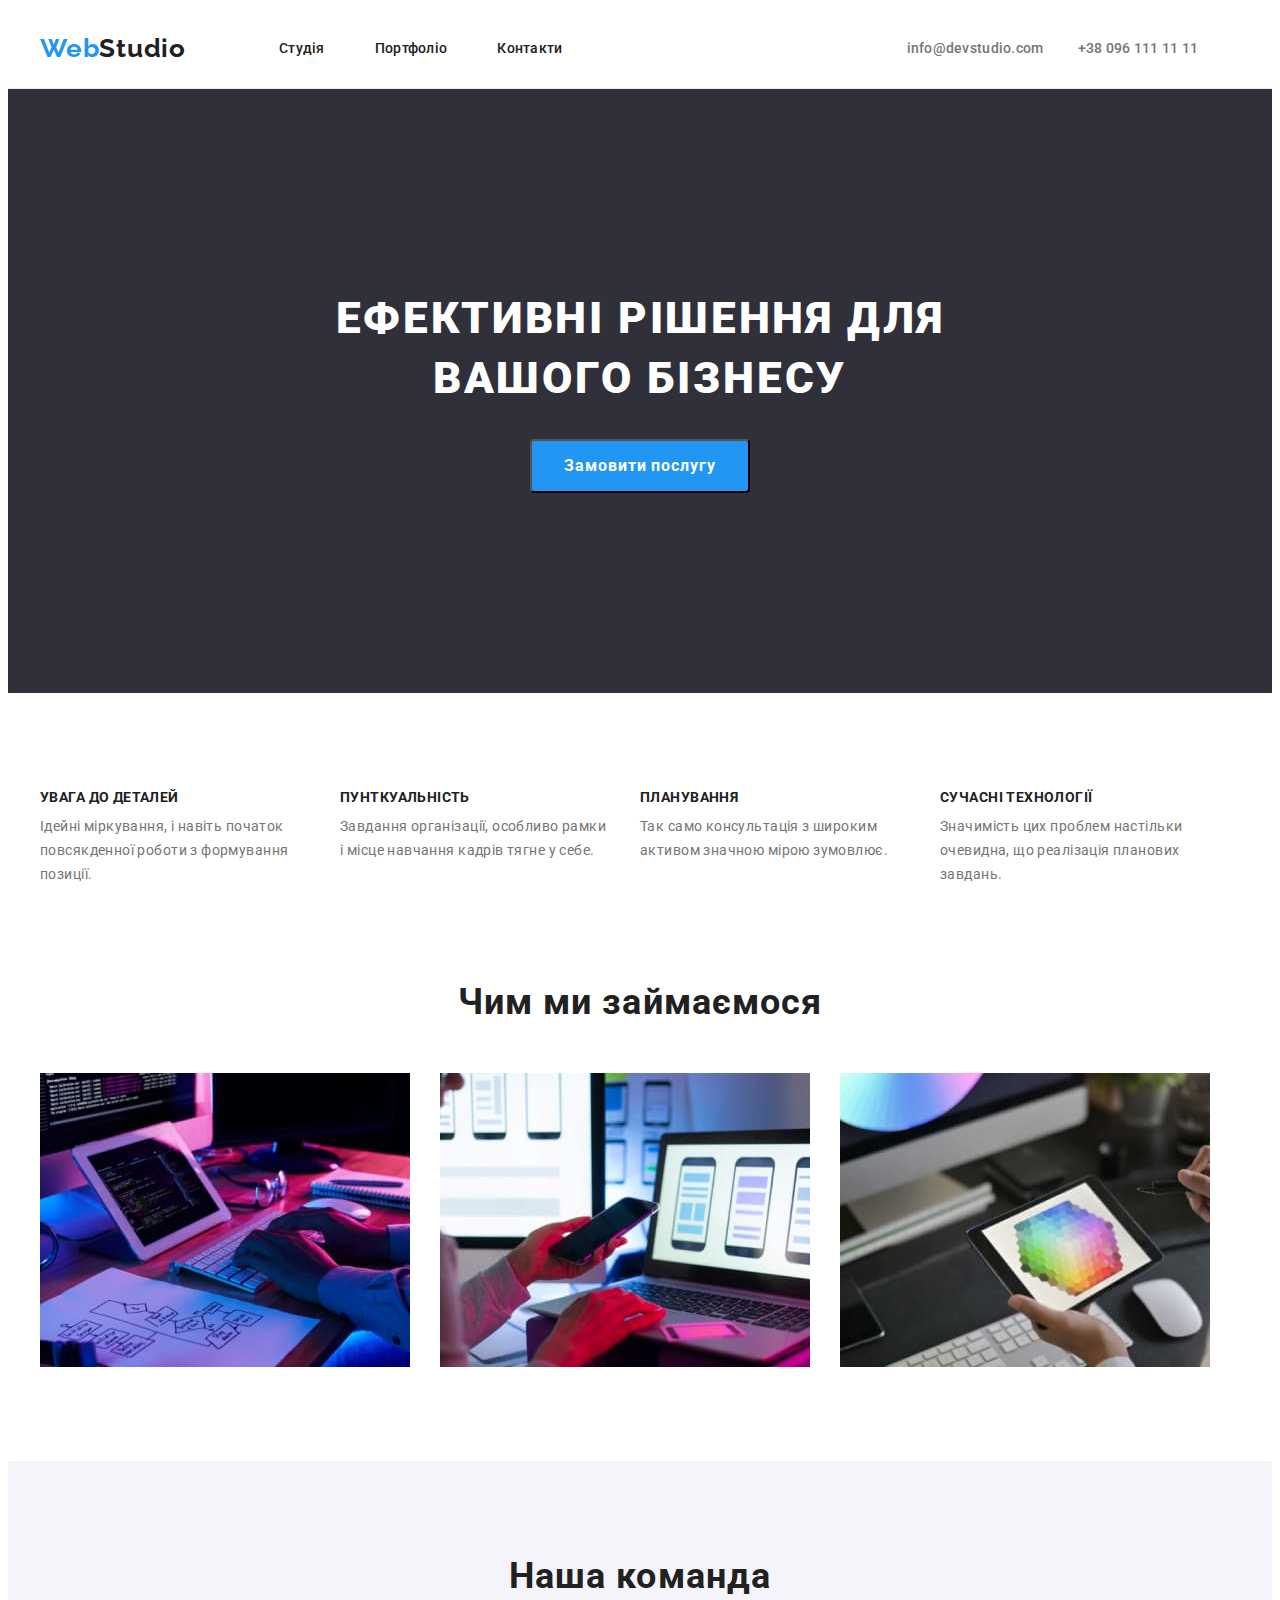
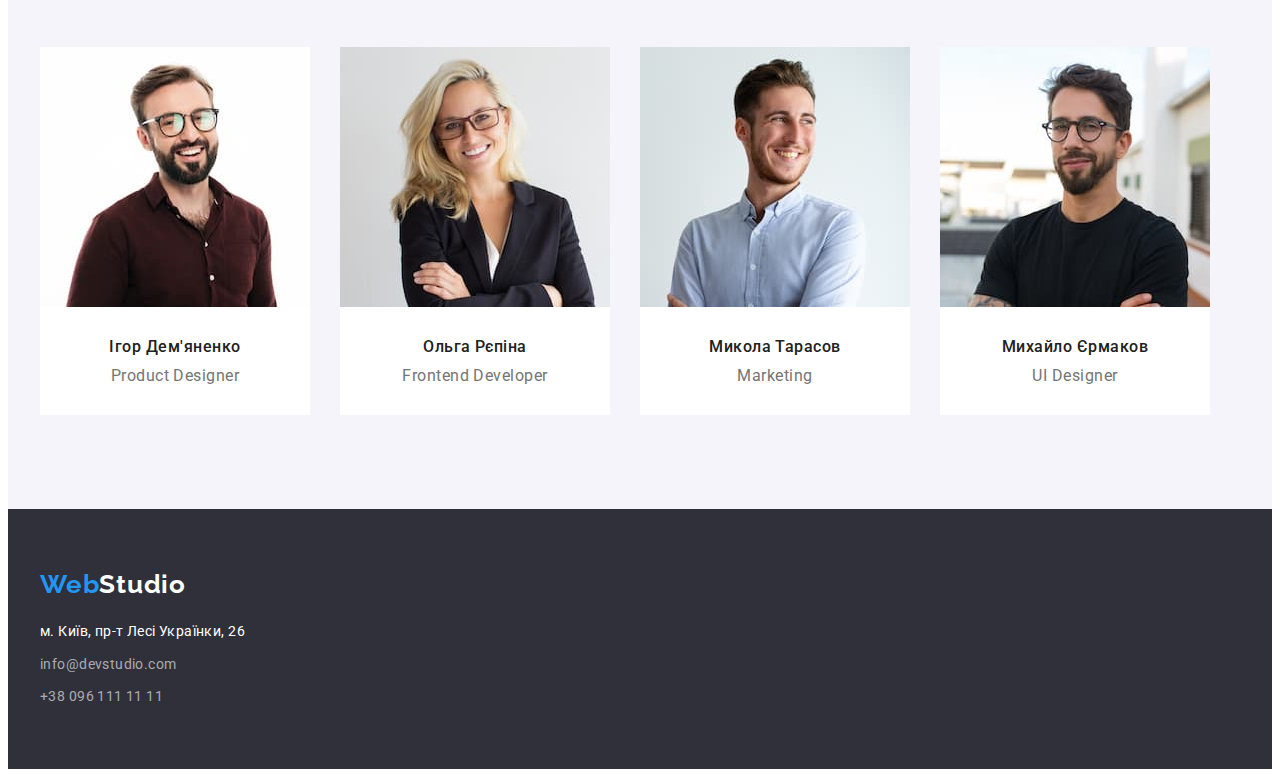
<file: index.html>
<!DOCTYPE html>
<html lang="uk">

<head>
  <meta charset="UTF-8" />
  <meta http-equiv="X-UA-Compatible" content="IE=edge" />
  <meta name="viewport" content="width=device-width, initial-scale=1.0" />
  <title>WebStudio</title>
  <link rel="stylesheet" href="https://cdnjs.cloudflare.com/ajax/libs/modern-normalize/1.1.0/modern-normalize.min.css"
    integrity="sha512-wpPYUAdjBVSE4KJnH1VR1HeZfpl1ub8YT/NKx4PuQ5NmX2tKuGu6U/JRp5y+Y8XG2tV+wKQpNHVUX03MfMFn9Q=="
    crossorigin="anonymous" referrerpolicy="no-referrer" />
  <link rel="preconnect" href="https://fonts.googleapis.com" />
  <link rel="preconnect" href="https://fonts.gstatic.com" crossorigin />
  <link
    href="https://fonts.googleapis.com/css2?family=Raleway:wght@700&family=Roboto:ital,wght@0,500;0,700;0,900;1,400&display=swap"
    rel="stylesheet" />
  <link rel="stylesheet" href="css/main.css" />
</head>

<body>
  <header class="header-style">
    <div class="container header-container">
      <a href="./index.html" class="header-logo">
        <span class="first-part">Web</span>
        <span class="last-part">Studio</span>
      </a>
      <nav class="header-nav">
        <ul class="header-nav-list list">
          <li class="header-nav-item">
            <a href="./index.html" class="header-nav-link link">Студія</a>
          </li>
          <li class="header-nav-item">
            <a href="./portfolio.html" class="header-nav-link link">Портфоліо</a>
          </li>
          <li class="header-nav-item">
            <a href="" class="header-nav-link link">Контакти</a>
          </li>
        </ul>
      </nav>
      <ul class="site-contact link list">
        <li class="link">
          <a href="mailto:info@devstudio.com" class="header-mail-link link">info@devstudio.com</a>
        </li>
        <li class="link">
          <a href="tel:+380961111111" class="header-tel-link link">+38 096 111 11 11</a>
        </li>
      </ul>
    </div>
  </header>

  <main>
    <section class="hero">
      <div class="container hero-container">
        <h1 class="hero-title">Ефективні рішення для вашого бізнесу</h1>
        <button class="hero-btn btn" type="button">Замовити послугу</button>
      </div>
    </section>

    <section class="main-skill">
      <div class="container skill-container">
        <h2 class="visually-hidden">Наші вміння</h2>
        <ul class="skill">
          <li class="main-item">
            <h3 class="skill-style">увага до деталей</h3>
            <p class="skill-style-text">
              Ідейні міркування, і навіть початок повсякденної роботи з
              формування позиції.
            </p>
          </li>
          <li class="main-item">
            <h3 class="skill-style">пунткуальність</h3>
            <p class="skill-style-text">
              Завдання організації, особливо рамки і місце навчання кадрів тягне
              у себе.
            </p>
          </li>
          <li class="main-item">
            <h3 class="skill-style">планування</h3>
            <p class="skill-style-text">
              Так само консультація з широким активом значною мірою зумовлює.
            </p>
          </li>
          <li class="main-item">
            <h3 class="skill-style">сучасні технології</h3>
            <p class="skill-style-text">
              Значимість цих проблем настільки очевидна, що реалізація планових
              завдань.
            </p>
          </li>
        </ul>
      </div>
    </section>

    <section class="work">
      <div class="container">
          <h2 class="work-team">Чим ми займаємося</h2>
        <ul class="skill">
          <li>
            <img class="photo" width="370" height="294" src="./img/photo1.jpg" alt="робота1" />
          </li>
          <li>
            <img width="370" height="294" src="./img/photo2.jpg" alt="робота2" />
          </li>
          <li class="work-team-style">
            <img width="370" height="294" src="./img/photo3.jpg" alt="робота3" />
          </li>
        </ul>
      </div>
    </section>

    <section class="our-team">
      <div class="container">
        
          <h2 class="team">Наша команда</h2>
        
        
          <ul class="skill">
            <li class="work-team-style">
              <img class="photo" width="270" height="260" src="./img/Igor.jpg" alt="наша команда" />
              <div class="work-team-item">
                <h3 class="work-team-list">Ігор Дем'яненко</h3>
                <p class="work-team-profi">Product Designer</p>
              </div>
            </li>
            <li class="work-team-style">
              <img width="270" height="260" src="./img/olga.jpg" alt="наша команда" />
              <div class="work-team-item">
                <h3 class="work-team-list">Ольга Рєпіна</h3>
                <p class="work-team-profi">Frontend Developer</p>
              </div>
            </li>
            <li class="work-team-style">
              <img width="270" height="260" src="./img/mikola.jpg" alt="наша команда" />
              <div class="work-team-item">
                <h3 class="work-team-list">Микола Тарасов</h3>
                <p class="work-team-profi">Marketing</p>
              </div>
            </li>
            <li class="work-team-style">
              <img width="270" height="260" src="./img/michajl.jpg" alt="наша команда" />
              <div class="work-team-item">
                <h3 class="work-team-list">Михайло Єрмаков</h3>
                <p class="work-team-profi">UI Designer</p>
              </div>
            </li>
          </ul>
      </div>
    </section>
  </main>

  <footer class="style-footer">
    <div class="container">
      <a href="./index.html" class="footer-logo">
        <span class="first-part">Web</span>
        <span class="last-part-footer">Studio</span>
      </a>
      <address>
        <ul class="footer-contact list">
          <li class="footer-list link">
            <a href="https://goo.gl/maps/vHkmG5xtixtmgZyN6" target="_blank" rel="noopener noreferrer njfollow"
              class="site-contact-list link">
              м. Київ, пр-т Лесі Українки, 26</a>
          </li>
          <li class="footer-list link">
            <a href="mailto:info@devstudio.com" class="footer-mail-link link">info@devstudio.com</a>
          </li>
          <li class="link">
            <a href="tel:+380961111111" class="footer-tel-link link">+38 096 111 11 11</a>
          </li>
        </ul>
      </address>
    </div>
  </footer>
</body>

</html>
</file>
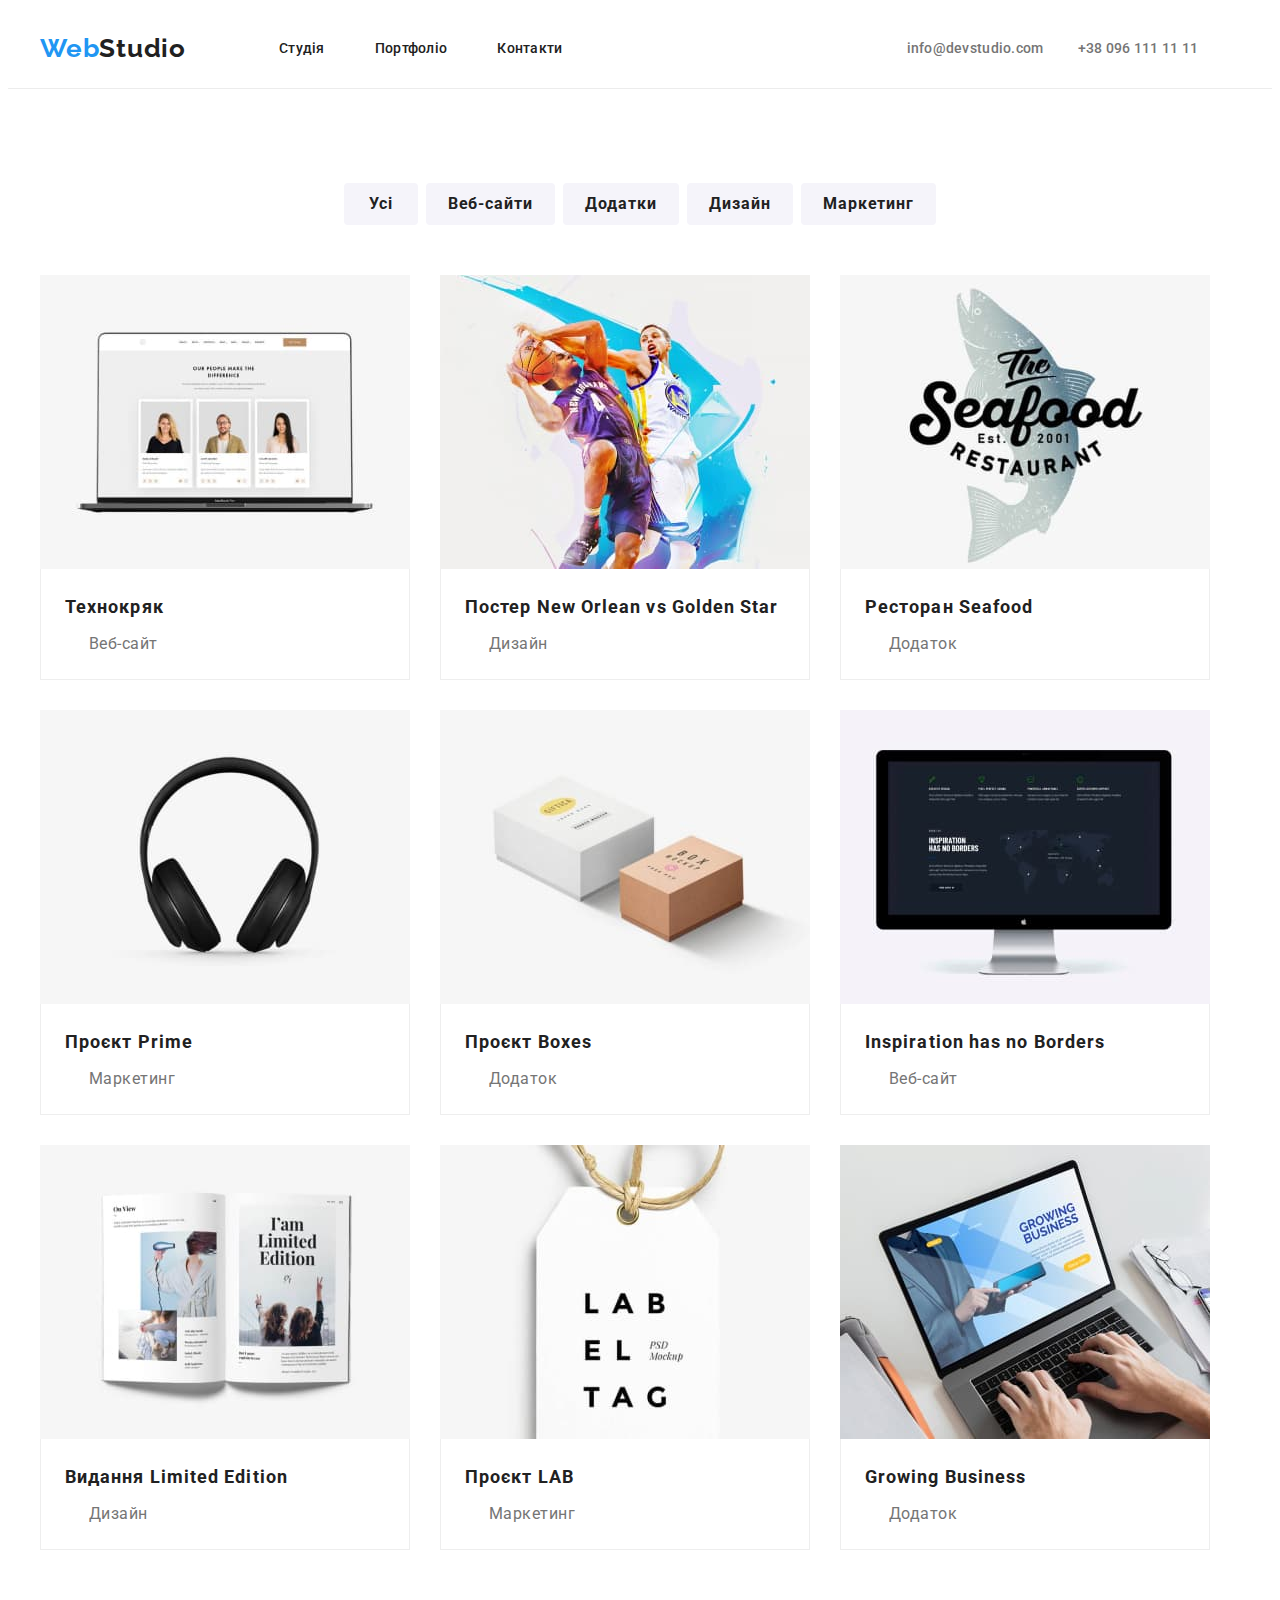
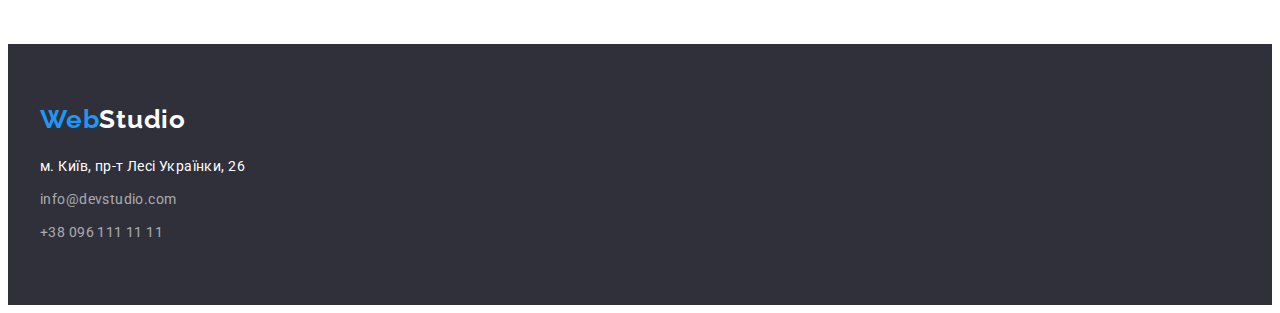
<file: portfolio.html>
<!DOCTYPE html>
<html lang="uk">

<head>
  <meta charset="UTF-8" />
  <meta http-equiv="X-UA-Compatible" content="IE=edge" />
  <meta name="viewport" content="width=device-width, initial-scale=1.0" />
  <link rel="stylesheet" href="https://cdnjs.cloudflare.com/ajax/libs/modern-normalize/1.1.0/modern-normalize.min.css"
    integrity="sha512-wpPYUAdjBVSE4KJnH1VR1HeZfpl1ub8YT/NKx4PuQ5NmX2tKuGu6U/JRp5y+Y8XG2tV+wKQpNHVUX03MfMFn9Q=="
    crossorigin="anonymous" referrerpolicy="no-referrer" />
  <link rel="preconnect" href="https://fonts.googleapis.com" />
  <link rel="preconnect" href="https://fonts.gstatic.com" crossorigin />
  <link
    href="https://fonts.googleapis.com/css2?family=Raleway:wght@700&family=Roboto:ital,wght@0,500;0,700;1,400&display=swap"
    rel="stylesheet" />
  <link rel="stylesheet" href="css/main.css" />
  <title>Portfolio</title>
</head>

<body>
  <header class="header-style">
    <div class="container header-container">
      <a href="./index.html" class="header-logo">
        <span class="first-part">Web</span>
        <span class="last-part">Studio</span>
      </a>
      <nav class="header-nav">
        <ul class="header-nav-list list">
          <li class="header-nav-item">
            <a href="./index.html" class="header-nav-link link">Студія</a>
          </li>
          <li class="header-nav-item">
            <a href="./portfolio.html" class="header-nav-link link">Портфоліо</a>
          </li>
          <li class="header-nav-item">
            <a href="" class="header-nav-link link">Контакти</a>
          </li>
        </ul>
      </nav>
      <ul class="site-contact link list">
        <li class="link">
          <a href="mailto:info@devstudio.com" class="header-mail-link link">info@devstudio.com</a>
        </li>
        <li class="link">
          <a href="tel:+380961111111" class="header-tel-link link">+38 096 111 11 11</a>
        </li>
      </ul>
    </div>
  </header>

  <main>
    <section class="main-container">
      <div class="container">
        <h1 class="visually-hidden">Наші роботи</h1>
        <ul class="main-btn list">
          <li>
            <button class="hero-main-btn-one btn" type="button">Усі</button>
          </li>
          <li>
            <button class="hero-main-btn btn" type="button">Веб-сайти</button>
          </li>
          <li>
            <button class="hero-main-btn btn" type="button">Додатки</button>
          </li>
          <li>
            <button class="hero-main-btn btn" type="button">Дизайн</button>
          </li>
          <li>
            <button class="hero-main-btn btn" type="button">Маркетинг</button>
          </li>
        </ul>
        <ul class="main-gallery list">
          <li class="main-gallery-border">
            <img width="370" height="294" src="./img/portfolio/tech.jpg" alt="роботи" />
            <div class="main-gallery-item">
              <h2 class="main-title">Технокряк</h2>
              <p class="main-text">Веб-сайт</p>
            </div>
          </li>
          <li class="main-gallery-border">
            <img width="370" height="294" src="./img/portfolio/star.jpg" alt="роботи" />
            <div class="main-gallery-item">
              <h2 class="main-title">Постер New Orlean vs Golden Star</h2>
              <p class="main-text">Дизайн</p>
            </div>
          </li>
          <li class="main-gallery-border">
            <img width="370" height="294" src="./img/portfolio/seafood.jpg" alt="роботи" />
            <div class="main-gallery-item">
              <h2 class="main-title">Ресторан Seafood</h2>
              <p class="main-text">Додаток</p>
            </div>
          </li>
          <li class="main-gallery-border">
            <img width="370" height="294" src="./img/portfolio/priem.jpg" alt="роботи" />
            <div class="main-gallery-item">
              <h2 class="main-title">Проєкт Prime</h2>
              <p class="main-text">Маркетинг</p>
            </div>
          </li>
          <li class="main-gallery-border">
            <img width="370" height="294" src="./img/portfolio/boxes.jpg" alt="роботи" />
            <div class="main-gallery-item">
              <h2 class="main-title">Проєкт Boxes</h2>
              <p class="main-text">Додаток</p>
            </div>
          </li>
          <li class="main-gallery-border">
            <img width="370" height="294" src="./img/portfolio/borders.jpg" alt="роботи" />
            <div class="main-gallery-item">
              <h2 class="main-title">Inspiration has no Borders</h2>
              <p class="main-text">Веб-сайт</p>
            </div>
          </li>
          <li class="main-gallery-border">
            <img width="370" height="294" src="./img/portfolio/edition.jpg" alt="роботи" />
            <div class="main-gallery-item">
              <h2 class="main-title">Видання Limited Edition</h2>
              <p class="main-text">Дизайн</p>
            </div>
          </li>
          <li class="main-gallery-border">
            <img width="370" height="294" src="./img/portfolio/lab.jpg" alt="роботи" />
            <div class="main-gallery-item">
              <h2 class="main-title">Проєкт LAB</h2>
              <p class="main-text">Маркетинг</p>
            </div>
          </li>
          <li class="main-gallery-border">
            <img width="370" height="294" src="./img/portfolio/business.jpg" alt="роботи" />
            <div class="main-gallery-item">
              <h2 class="main-title">Growing Business</h2>
              <p class="main-text">Додаток</p>
            </div>
          </li>
        </ul>
      </div>
    </section>
  </main>

  <footer class="style-footer">
    <div class="container">
      <a href="./index.html" class="footer-logo">
        <span class="first-part">Web</span>
        <span class="last-part-footer">Studio</span>
      </a>
      <address>
        <ul class="footer-contact list">
          <li class="footer-list link">
            <a href="https://goo.gl/maps/vHkmG5xtixtmgZyN6" target="_blank" rel="noopener noreferrer njfollow"
              class="site-contact-list link">
              м. Київ, пр-т Лесі Українки, 26</a>
          </li>
          <li class="footer-list link">
            <a href="mailto:info@devstudio.com" class="footer-mail-link link">info@devstudio.com</a>
          </li>
          <li class="link">
            <a href="tel:+380961111111" class="footer-tel-link link">+38 096 111 11 11</a>
          </li>
        </ul>
      </address>
    </div>
  </footer>

</body>

</html>
</file>
<file: css/main.css>
/*GENERAL*/

:root {
  --second-font: "Raleway", sans-serif;
  --primary-text-color: #212121;
  --second-text-color: #757575;
  --style-color: #ffffff;
  --accent-color: #2196f3;
}

h1,
h2,
h3,
h4,
h5,
h6,
p,
ul {
  margin: 0;
  padding: 0;
}

img {
  display: block;
  max-width: 100%;
  height: auto;
}

body {
  background-color: var(--style-color);
  font-family: "Roboto", sans-serif;
}

.hero {
  background: #2f303a;
  padding: 200px 0px;
}

.list,
.skill {
  list-style: none;
}

.link,
.footer-logo,
.header-logo {
  text-decoration: none;
}

.link :hover,
.link :focus {
  color: #188ce8;
}

li.pointer {
  cursor: pointer
}

.container {
  width: 1200px;
  margin: 0 auto;
  padding-left: 15px;
  padding-right: 15px;
}

.header-container {
  display: flex;
  align-items: center;
}

.team-container {
  display: flex;
  align-items: center;
  justify-content: center;
}

.footer-container {
  display: inline-block;
  align-items: center;
  justify-content: center;
}

.photo {
  display: block;
}

/*Nav-link*/

.header-style {
  background-color: var(--style-color);
  border-bottom: 1px solid #ECECEC;
}

.header-nav {
  margin-right: 344px;
  margin-left: 93px;
}

.header-nav-list {
  display: flex;
  align-items: center;
  gap: 50px;
}

.header-nav-link {
  font-weight: 500;
  font-size: 14px;
  line-height: calc(16 / 14);
  letter-spacing: 0.02em;
  color: var(--primary-text-color);
  display: flex;
  align-items: center;
  display: inline-block;
  padding: 32px 0;
}

.header-nav-link:hover,
.header-nav-link:focus {
  color: #188ce8;
}

.first-part {
  font-family: var(--second-font);
  font-style: normal;
  font-weight: 700;
  font-size: 26px;
  line-height: calc(31 / 26);
  letter-spacing: 0.03em;
  color: var(--accent-color);
}

.last-part {
  font-family: var(--second-font);
  font-weight: 700;
  font-size: 26px;
  line-height: calc(31 / 26);
  letter-spacing: 0.03em;
  color: var(--primary-text-color);
}

.header-logo,
.footer-logo {
  letter-spacing: -10px;
}

.site-contact {
  display: flex;
  align-items: center;
}

.header-mail-link {
  margin-right: 34px;
  display: inline-block;
}

.header-tel-link,
.header-mail-link {
  display: flex;
  align-items: center;
  font-weight: 500;
  font-size: 14px;
  line-height: calc(16 / 14);
  letter-spacing: 0.02em;
  color: var(--second-text-color);
  padding: 32px 0px;
}

/*main-hero*/

.hero-title {
  font-weight: 900;
  font-size: 44px;
  line-height: 136%;
  text-align: center;
  letter-spacing: 0.06em;
  text-transform: uppercase;
  color: var(--style-color);
  margin: 0 auto;
  max-width: 696px;
}

.hero-btn {
  display: block;
  font-family: inherit;
  font-weight: 700;
  font-size: 16px;
  line-height: 188%;
  letter-spacing: 0.06em;
  color: var(--style-color);
  background: var(--accent-color);
  margin: 0 auto;
  padding: 10px 32px;
  border-radius: 4px;
  margin-top: 30px;
}

.main-btn {
  display: flex;
  gap: 8px;
  margin-bottom: 50px;
  justify-content: center;
}

.main-btn-list {
  display: flex;
  gap: 8px;
  padding: 6px 25px;
  justify-content: center;
}

.hero-main-btn-one {
  display: inline-block;
  font-family: inherit;
  font-weight: 700;
  font-size: 16px;
  line-height: 188%;
  align-items: center;
  text-align: center;
  letter-spacing: 0.06em;
  color: var(--primary-text-color);
  background: #f5f4fa;
  border-radius: 4px;
  padding: 6px 25px;
  border: none;
}

.hero-main-btn {
  display: inline-block;
  font-family: inherit;
  font-weight: 700;
  font-size: 16px;
  line-height: 188%;
  align-items: center;
  text-align: center;
  letter-spacing: 0.06em;
  color: var(--primary-text-color);
  background: #f5f4fa;
  border-radius: 4px;
  padding: 6px 22px;
  border: none;
}

.hero-main-btn,
.hero-main-btn-one {
  cursor: pointer
}

.hero-btn:hover,
.hero-btn:focus {
  background: #188ce8;
  color: var(--style-color);
}

.hero-main-btn:hover,
.hero-main-btn:focus,
.hero-main-btn-one:hover,
.hero-main-btn-one:focus {
  background: var(--accent-color);
  color: var(--style-color);
}

/*main-skill*/

.main-skill {
  padding-top: 94px;
  padding-bottom: 94px;
}

.main-container {
  padding-top: 94px;
  padding-bottom: 94px;
}

.visually-hidden {
  position: absolute;
  width: 1px;
  height: 1px;
  margin: -1px;
  border: 0;
  padding: 0;
  white-space: nowrap;
  clip-path: inset(100%);
  clip: rect(0 0 0 0);
  overflow: hidden;
}

.skill {
  display: flex;
  gap: 30px;
}

.skill-container {
  display: flex;
}

.main-title {
  font-weight: 700;
  font-size: 18px;
  line-height: 200%;
  letter-spacing: 0.06em;
  color: var(--primary-text-color);
}

.main-text {
  margin-top: 4px;
  margin-left: 24px; 
  font-weight: 400;
  font-size: 16px;
  line-height: 1.88;
  letter-spacing: 0.03em;
  color: var(--second-text-color);
}

.skill-style {
  display: inline-flex;
  margin-bottom: 10px;
  font-weight: 700;
  font-size: 14px;
  line-height: calc(16 / 14);
  letter-spacing: 0.03em;
  text-transform: uppercase;
  color: var(--primary-text-color);
}

.skill-style-text {
  font-weight: 400;
  font-size: 14px;
  line-height: 171%;
  letter-spacing: 0.03em;
  color: var(--second-text-color);
}

.main-item {
  flex-basis: 270px;
}

.main-gallary-list {
  display: flex;
  flex-wrap: wrap;
  margin-bottom: 30px;
  align-items: center;
  text-align: center;
  gap: 30px;
}

.main-gallery-item {
  padding: 20px 24px;
  border-bottom: 1px solid #EEEEEE;
  border-left: 1px solid #EEEEEE;
  border-right: 1px solid #EEEEEE;
}


.main-gallery {
  display: inline-flex;
  flex-wrap: wrap;
  gap: 30px;
}

.main-gallery-work {
  display: flex;
  margin-bottom: 94px;
  gap: 30px;
}

.main-gallery-border {
  display: inline-block;
}

/*team*/

.our-team {
  background-color: #f5f4fa;
  padding-top: 94px;
  padding-bottom: 94px;
}

.team {
  margin-bottom: 50px;
  font-weight: 700;
  font-size: 36px;
  line-height: calc(42 / 36);
  text-align: center;
  letter-spacing: 0.03em;
  color: var(--primary-text-color);
}

.team-skil {
  display: block;
}

.work {
  padding-bottom: 94px;
}

.work-team {
  margin-bottom: 50px;
  font-weight: 700;
  font-size: 36px;
  line-height: calc(42 / 36);
  text-align: center;
  letter-spacing: 0.03em;
  color: var(--primary-text-color);
}

 .work-team-item {
  padding: 30px 10px;
 }

.work-team-list {
  /* margin-top: 30px; */
  margin-bottom: 10px;
  font-weight: 500;
  font-size: 16px;
  line-height: calc(19 / 16);
  text-align: center;
  letter-spacing: 0.03em;
  color: var(--primary-text-color);
}

.work-team-profi {
  font-weight: 400;
  font-size: 16px;
  line-height: calc(19 / 16);
  text-align: center;
  letter-spacing: 0.03em;
  color: var(--second-text-color);
  /* margin-bottom: 30px; */
}

.work-team-style {
  background-color: var(--style-color);
}

/*footer*/

.style-footer {
  background: #2f303a;
  padding-top: 60px;
  padding-bottom: 60px;
}

.last-part-footer {
  font-family: var(--second-font);
  font-style: normal;
  font-weight: 700;
  font-size: 26px;
  line-height: calc(31 / 26);
  letter-spacing: 0.03em;
  color: var(--style-color);
}

.footer-logo {
  display: inline-block;
  margin-bottom: 20px;
}

.footer-list {
  margin-bottom: 9px;
}

.site-contact-list {
  display: inline-block;
  font-style: normal;
  font-weight: 400;
  font-size: 14px;
  line-height: 171%;
  letter-spacing: 0.03em;
  color: var(--style-color);
}

.footer-mail-link {
  display: inline-block;
  font-style: normal;
  font-weight: 400;
  font-size: 14px;
  line-height: 1.71;
  letter-spacing: 0.03em;
  color: rgba(255, 255, 255, 0.6);
}

.footer-tel-link {
  display: inline-block;
  font-style: normal;
  font-weight: 400;
  font-size: 14px;
  line-height: 1.71;
  letter-spacing: 0.03em;
  color: rgba(255, 255, 255, 0.6);
}
</file>
